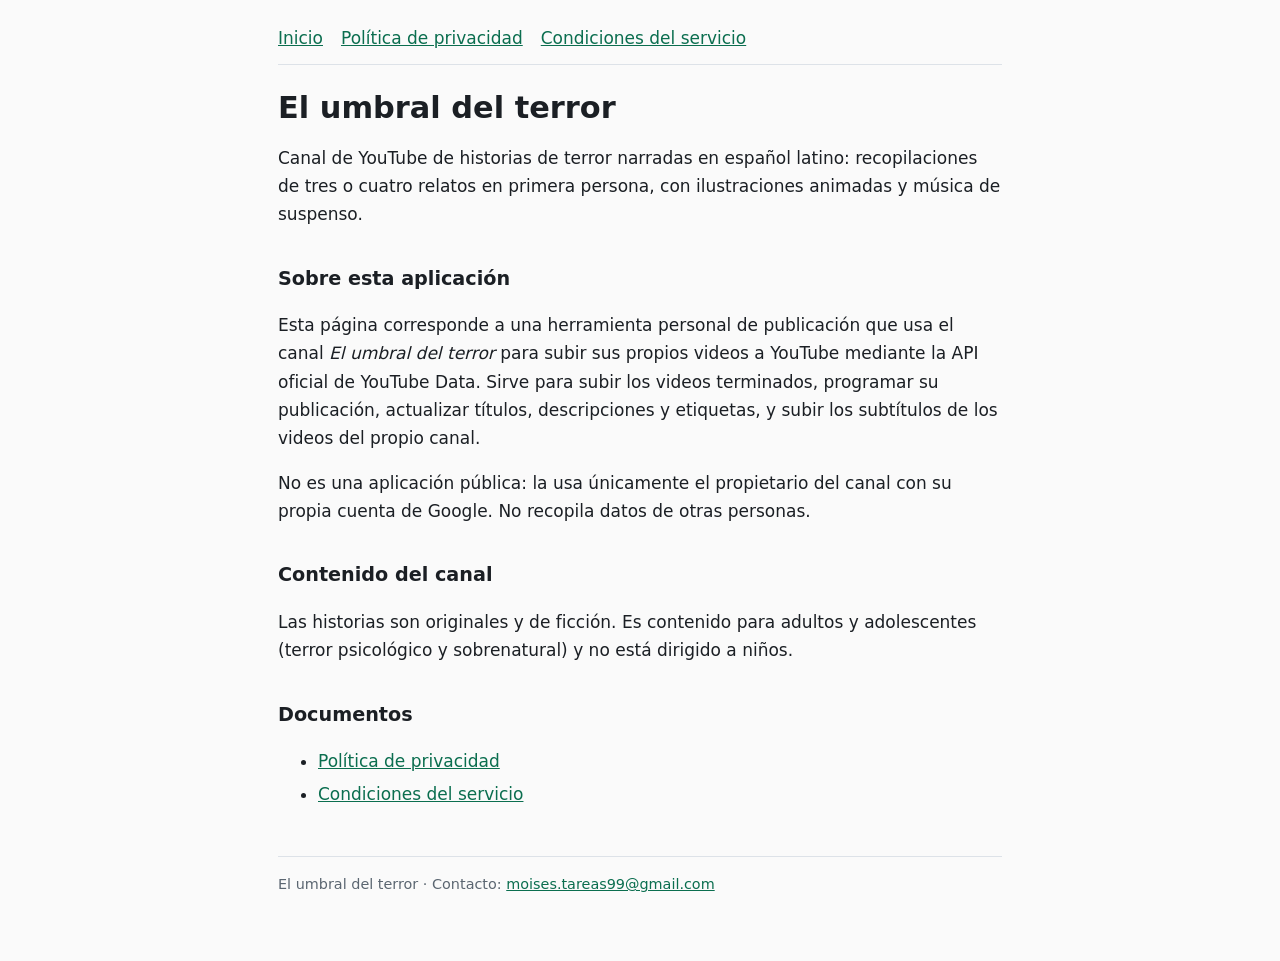
<file: index.html>
<!doctype html>
<html lang="es"><head><meta charset="utf-8">
<meta name="viewport" content="width=device-width, initial-scale=1">
<title>Inicio · El umbral del terror</title>
<link rel="stylesheet" href="style.css"></head><body><main>
<nav><a href="index.html">Inicio</a><a href="privacy.html">Política de privacidad</a><a href="terms.html">Condiciones del servicio</a></nav>
<h1>El umbral del terror</h1>
<p>Canal de YouTube de historias de terror narradas en español latino: recopilaciones de tres o cuatro relatos en primera persona, con ilustraciones animadas y música de suspenso.</p>
<h2>Sobre esta aplicación</h2>
<p>Esta página corresponde a una herramienta personal de publicación que usa el canal <em>El umbral del terror</em> para subir sus propios videos a YouTube mediante la API oficial de YouTube Data. Sirve para subir los videos terminados, programar su publicación, actualizar títulos, descripciones y etiquetas, y subir los subtítulos de los videos del propio canal.</p>
<p>No es una aplicación pública: la usa únicamente el propietario del canal con su propia cuenta de Google. No recopila datos de otras personas.</p>
<h2>Contenido del canal</h2>
<p>Las historias son originales y de ficción. Es contenido para adultos y adolescentes (terror psicológico y sobrenatural) y no está dirigido a niños.</p>
<h2>Documentos</h2>
<ul>
<li><a href="privacy.html">Política de privacidad</a></li>
<li><a href="terms.html">Condiciones del servicio</a></li>
</ul>
<footer class="muted">El umbral del terror · Contacto: <a href="mailto:moises.tareas99@gmail.com">moises.tareas99@gmail.com</a></footer></main></body></html>
</file>
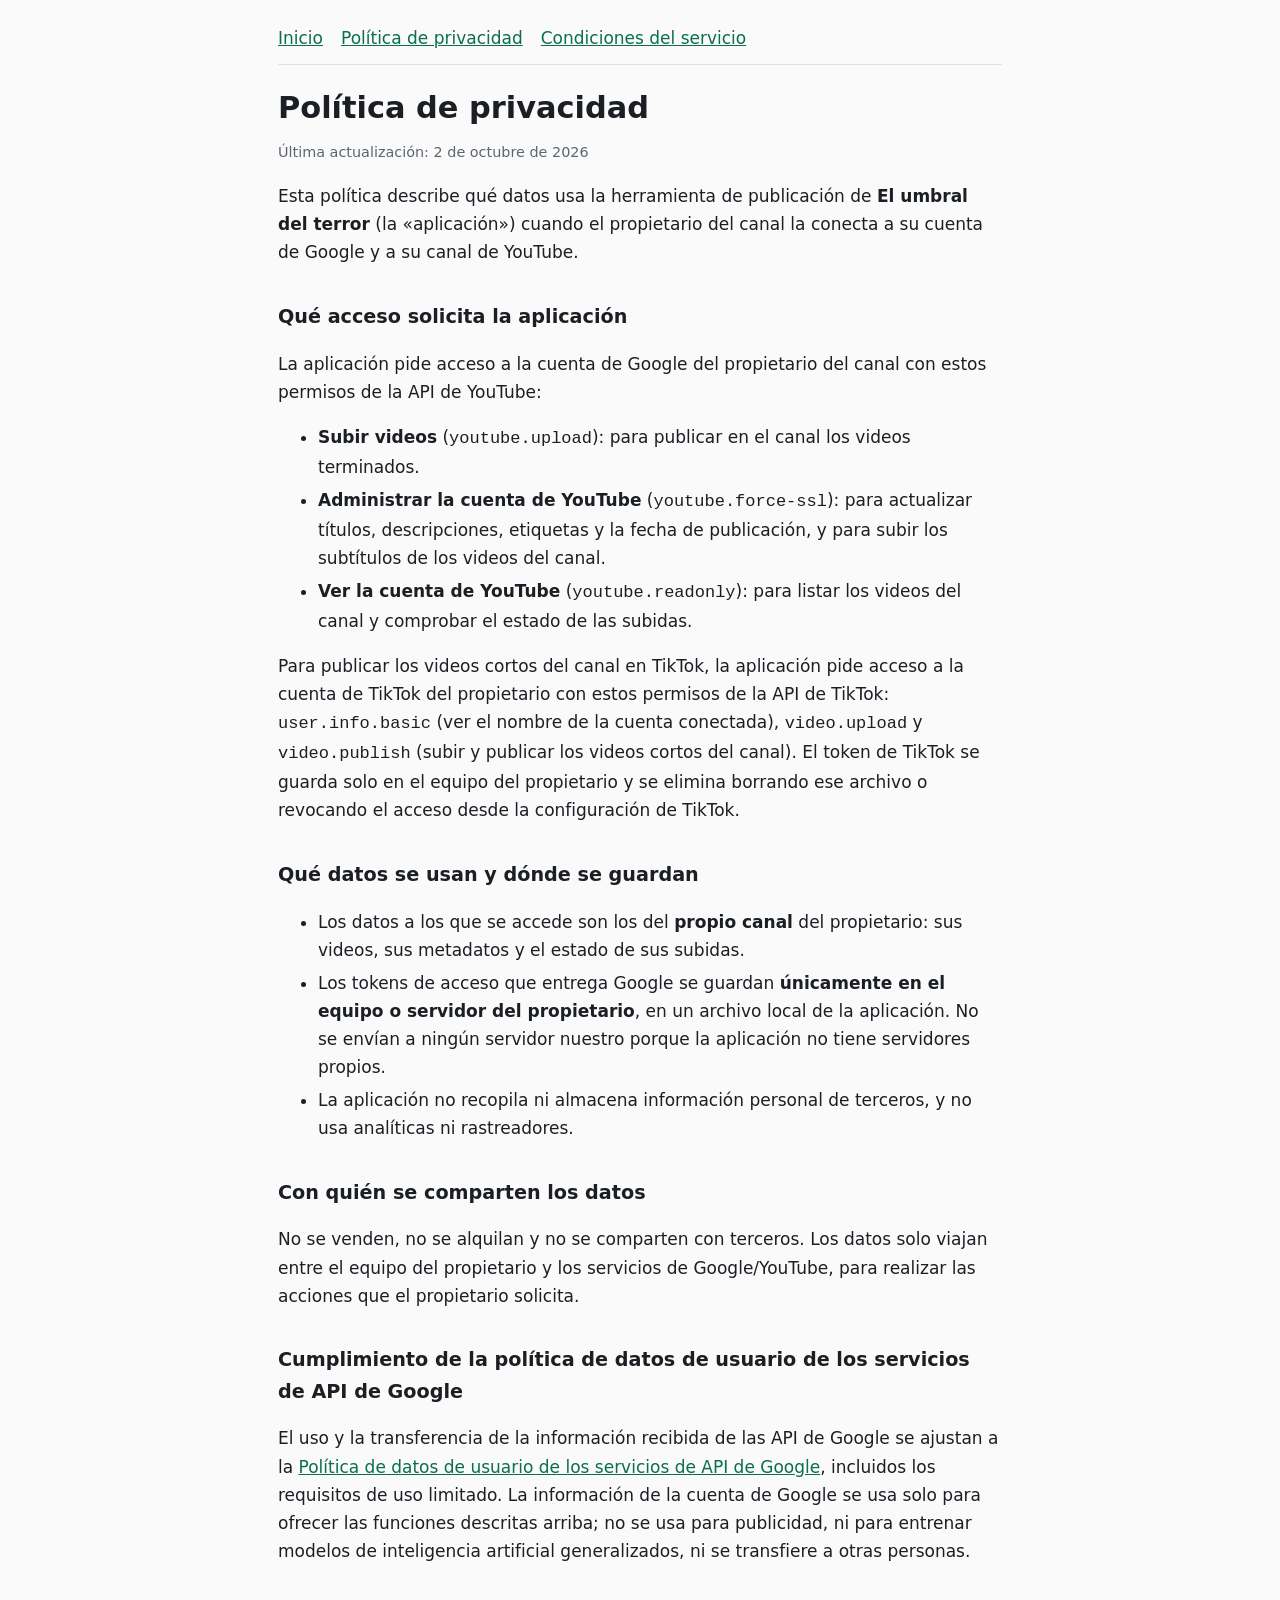
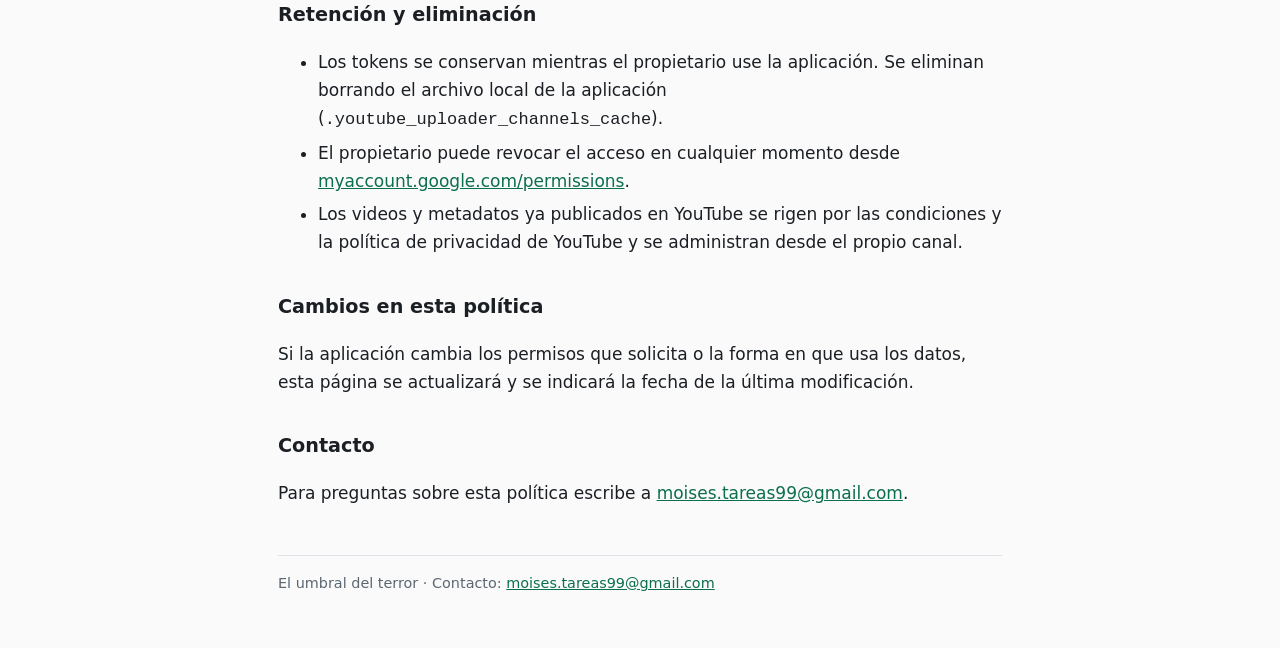
<file: privacy.html>
<!doctype html>
<html lang="es"><head><meta charset="utf-8">
<meta name="viewport" content="width=device-width, initial-scale=1">
<title>Política de privacidad · El umbral del terror</title>
<link rel="stylesheet" href="style.css"></head><body><main>
<nav><a href="index.html">Inicio</a><a href="privacy.html">Política de privacidad</a><a href="terms.html">Condiciones del servicio</a></nav>
<h1>Política de privacidad</h1>
<p class="muted">Última actualización: 2 de octubre de 2026</p>
<p>Esta política describe qué datos usa la herramienta de publicación de <strong>El umbral del terror</strong> (la «aplicación») cuando el propietario del canal la conecta a su cuenta de Google y a su canal de YouTube.</p>

<h2>Qué acceso solicita la aplicación</h2>
<p>La aplicación pide acceso a la cuenta de Google del propietario del canal con estos permisos de la API de YouTube:</p>
<ul>
<li><strong>Subir videos</strong> (<code>youtube.upload</code>): para publicar en el canal los videos terminados.</li>
<li><strong>Administrar la cuenta de YouTube</strong> (<code>youtube.force-ssl</code>): para actualizar títulos, descripciones, etiquetas y la fecha de publicación, y para subir los subtítulos de los videos del canal.</li>
<li><strong>Ver la cuenta de YouTube</strong> (<code>youtube.readonly</code>): para listar los videos del canal y comprobar el estado de las subidas.</li>
</ul>
<p>Para publicar los videos cortos del canal en TikTok, la aplicación pide acceso a la cuenta de TikTok del propietario con estos permisos de la API de TikTok: <code>user.info.basic</code> (ver el nombre de la cuenta conectada), <code>video.upload</code> y <code>video.publish</code> (subir y publicar los videos cortos del canal). El token de TikTok se guarda solo en el equipo del propietario y se elimina borrando ese archivo o revocando el acceso desde la configuración de TikTok.</p>

<h2>Qué datos se usan y dónde se guardan</h2>
<ul>
<li>Los datos a los que se accede son los del <strong>propio canal</strong> del propietario: sus videos, sus metadatos y el estado de sus subidas.</li>
<li>Los tokens de acceso que entrega Google se guardan <strong>únicamente en el equipo o servidor del propietario</strong>, en un archivo local de la aplicación. No se envían a ningún servidor nuestro porque la aplicación no tiene servidores propios.</li>
<li>La aplicación no recopila ni almacena información personal de terceros, y no usa analíticas ni rastreadores.</li>
</ul>

<h2>Con quién se comparten los datos</h2>
<p>No se venden, no se alquilan y no se comparten con terceros. Los datos solo viajan entre el equipo del propietario y los servicios de Google/YouTube, para realizar las acciones que el propietario solicita.</p>

<h2>Cumplimiento de la política de datos de usuario de los servicios de API de Google</h2>
<p>El uso y la transferencia de la información recibida de las API de Google se ajustan a la <a href="https://developers.google.com/terms/api-services-user-data-policy">Política de datos de usuario de los servicios de API de Google</a>, incluidos los requisitos de uso limitado. La información de la cuenta de Google se usa solo para ofrecer las funciones descritas arriba; no se usa para publicidad, ni para entrenar modelos de inteligencia artificial generalizados, ni se transfiere a otras personas.</p>

<h2>Retención y eliminación</h2>
<ul>
<li>Los tokens se conservan mientras el propietario use la aplicación. Se eliminan borrando el archivo local de la aplicación (<code>.youtube_uploader_channels_cache</code>).</li>
<li>El propietario puede revocar el acceso en cualquier momento desde <a href="https://myaccount.google.com/permissions">myaccount.google.com/permissions</a>.</li>
<li>Los videos y metadatos ya publicados en YouTube se rigen por las condiciones y la política de privacidad de YouTube y se administran desde el propio canal.</li>
</ul>

<h2>Cambios en esta política</h2>
<p>Si la aplicación cambia los permisos que solicita o la forma en que usa los datos, esta página se actualizará y se indicará la fecha de la última modificación.</p>

<h2>Contacto</h2>
<p>Para preguntas sobre esta política escribe a <a href="mailto:moises.tareas99@gmail.com">moises.tareas99@gmail.com</a>.</p>
<footer class="muted">El umbral del terror · Contacto: <a href="mailto:moises.tareas99@gmail.com">moises.tareas99@gmail.com</a></footer></main></body></html>
</file>
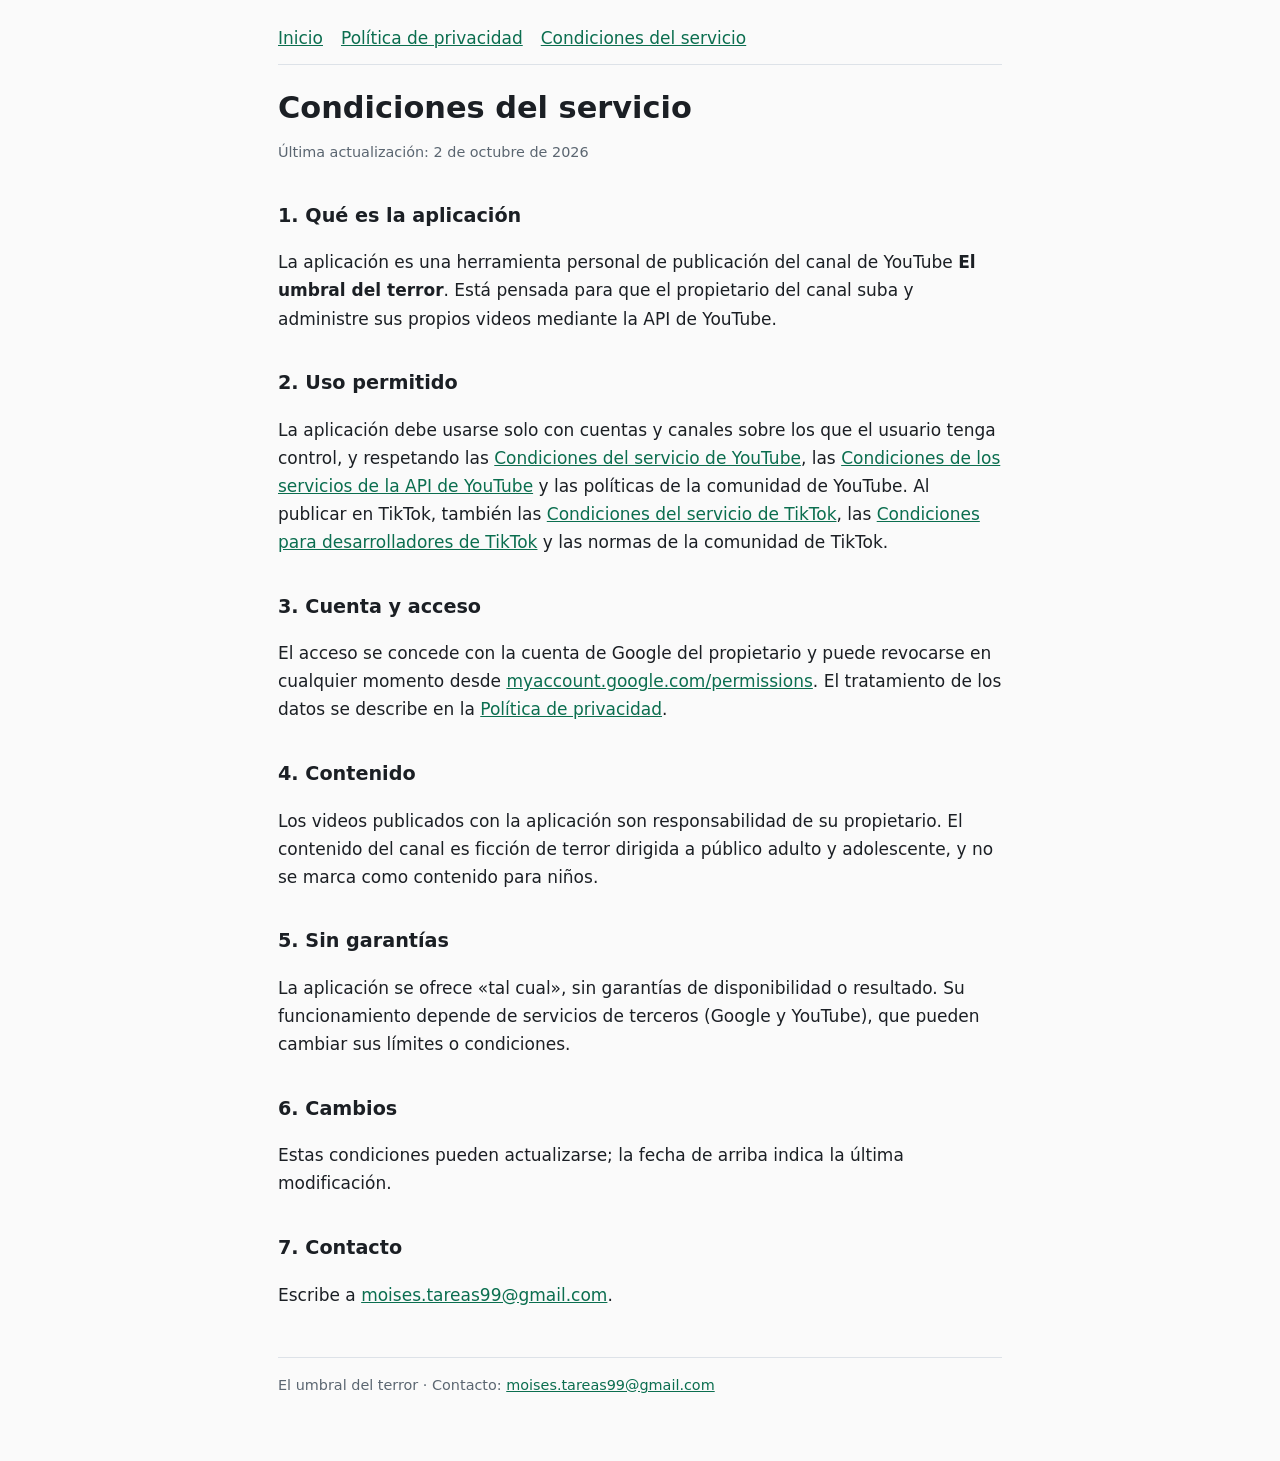
<file: terms.html>
<!doctype html>
<html lang="es"><head><meta charset="utf-8">
<meta name="viewport" content="width=device-width, initial-scale=1">
<title>Condiciones del servicio · El umbral del terror</title>
<link rel="stylesheet" href="style.css"></head><body><main>
<nav><a href="index.html">Inicio</a><a href="privacy.html">Política de privacidad</a><a href="terms.html">Condiciones del servicio</a></nav>
<h1>Condiciones del servicio</h1>
<p class="muted">Última actualización: 2 de octubre de 2026</p>
<h2>1. Qué es la aplicación</h2>
<p>La aplicación es una herramienta personal de publicación del canal de YouTube <strong>El umbral del terror</strong>. Está pensada para que el propietario del canal suba y administre sus propios videos mediante la API de YouTube.</p>
<h2>2. Uso permitido</h2>
<p>La aplicación debe usarse solo con cuentas y canales sobre los que el usuario tenga control, y respetando las <a href="https://www.youtube.com/t/terms">Condiciones del servicio de YouTube</a>, las <a href="https://developers.google.com/youtube/terms/api-services-terms-of-service">Condiciones de los servicios de la API de YouTube</a> y las políticas de la comunidad de YouTube. Al publicar en TikTok, también las <a href="https://www.tiktok.com/legal/terms-of-service">Condiciones del servicio de TikTok</a>, las <a href="https://www.tiktok.com/legal/page/global/tik-tok-developer-terms-of-service/en">Condiciones para desarrolladores de TikTok</a> y las normas de la comunidad de TikTok.</p>
<h2>3. Cuenta y acceso</h2>
<p>El acceso se concede con la cuenta de Google del propietario y puede revocarse en cualquier momento desde <a href="https://myaccount.google.com/permissions">myaccount.google.com/permissions</a>. El tratamiento de los datos se describe en la <a href="privacy.html">Política de privacidad</a>.</p>
<h2>4. Contenido</h2>
<p>Los videos publicados con la aplicación son responsabilidad de su propietario. El contenido del canal es ficción de terror dirigida a público adulto y adolescente, y no se marca como contenido para niños.</p>
<h2>5. Sin garantías</h2>
<p>La aplicación se ofrece «tal cual», sin garantías de disponibilidad o resultado. Su funcionamiento depende de servicios de terceros (Google y YouTube), que pueden cambiar sus límites o condiciones.</p>
<h2>6. Cambios</h2>
<p>Estas condiciones pueden actualizarse; la fecha de arriba indica la última modificación.</p>
<h2>7. Contacto</h2>
<p>Escribe a <a href="mailto:moises.tareas99@gmail.com">moises.tareas99@gmail.com</a>.</p>
<footer class="muted">El umbral del terror · Contacto: <a href="mailto:moises.tareas99@gmail.com">moises.tareas99@gmail.com</a></footer></main></body></html>
</file>
<file: style.css>
:root { --bg:#0d1014; --ink:#e6edf3; --muted:#8b98a5; --line:#262e38; --accent:#7fd1a0; }
@media (prefers-color-scheme: light) { :root { --bg:#fafafa; --ink:#1b1f24; --muted:#5b6671; --line:#dde2e8; --accent:#0b6e4f; } }
* { box-sizing:border-box; }
body { margin:0; background:var(--bg); color:var(--ink); font:17px/1.65 system-ui,-apple-system,"Segoe UI",sans-serif; }
main { max-width:760px; margin:0 auto; padding:24px 18px 64px; }
nav { display:flex; gap:18px; flex-wrap:wrap; padding-bottom:12px; border-bottom:1px solid var(--line); margin-bottom:24px; }
a { color:var(--accent); }
h1 { font-size:1.9rem; line-height:1.25; margin:.2em 0 .4em; }
h2 { font-size:1.2rem; margin:1.8em 0 .4em; }
.muted { color:var(--muted); font-size:.9rem; }
li { margin:.3em 0; }
footer { margin-top:48px; padding-top:16px; border-top:1px solid var(--line); }
</file>
